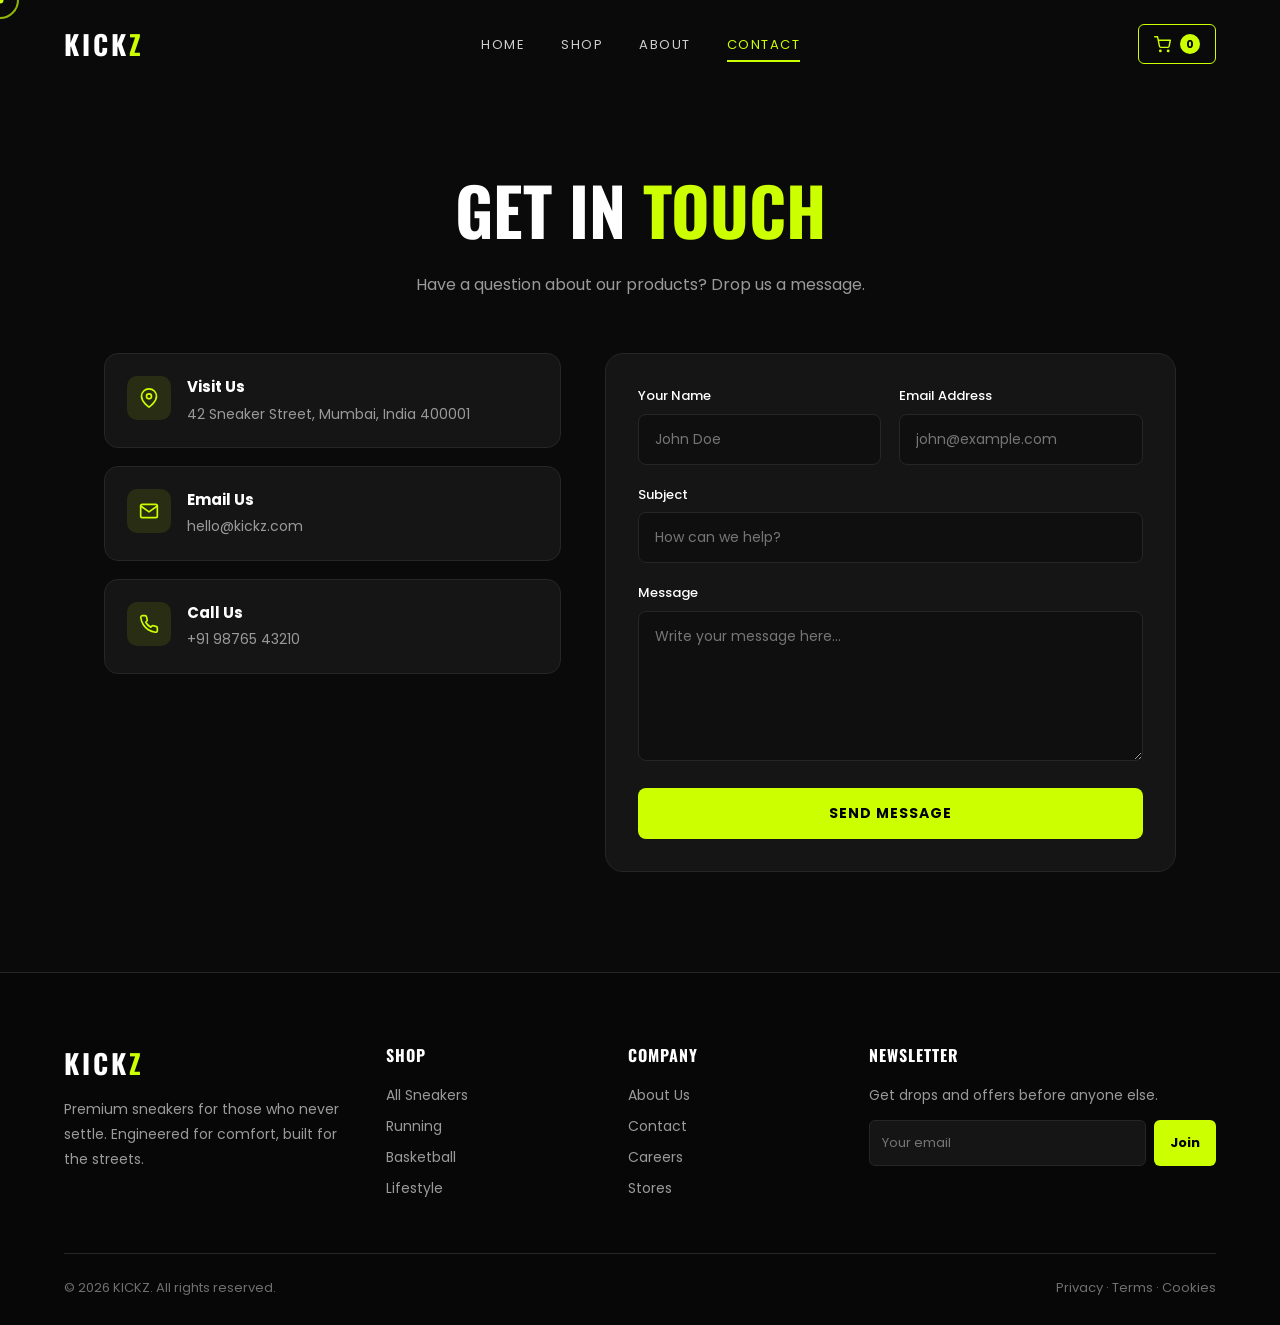
<file: contact.html>
<!DOCTYPE html>
<html lang="en">
<head>
  <meta charset="UTF-8">
  <meta name="viewport" content="width=device-width, initial-scale=1.0">
  <title>KICKZ | Contact Us</title>
  <link rel="preconnect" href="https://fonts.googleapis.com">
  <link rel="preconnect" href="https://fonts.gstatic.com" crossorigin>
  <link href="https://fonts.googleapis.com/css2?family=Oswald:wght@400;500;600;700&family=Poppins:wght@300;400;500;600;700&display=swap" rel="stylesheet">
  <link rel="stylesheet" href="style.css">
  <noscript><style>#preloader{display:none}.reveal{opacity:1;transform:none}</style></noscript>
  <script src="script.js" defer></script>
</head>
<body>

  <div class="cursor-dot"></div>
  <div class="cursor-outline"></div>

  <div id="preloader">
    <div class="loader-logo">KICK<span>Z</span></div>
    <div class="loader-bar"></div>
  </div>

  <div id="progress-bar"></div>

  <header class="navbar" id="navbar">
    <a href="index.html" class="logo">KICK<span>Z</span></a>
    <nav class="nav-links" id="navLinks">
      <a href="index.html">Home</a>
      <a href="shop.html">Shop</a>
      <a href="about.html">About</a>
      <a href="contact.html" class="active">Contact</a>
    </nav>
    <div class="nav-right">
      <button class="cart-btn" id="cartBtn" aria-label="Open cart">
        <svg viewBox="0 0 24 24" fill="none" stroke="currentColor" stroke-width="2" stroke-linecap="round" stroke-linejoin="round"><circle cx="9" cy="21" r="1"></circle><circle cx="20" cy="21" r="1"></circle><path d="M1 1h4l2.68 13.39a2 2 0 0 0 2 1.61h9.72a2 2 0 0 0 2-1.61L23 6H6"></path></svg>
        <span class="cart-count" id="cartCount">0</span>
      </button>
      <button class="hamburger" id="hamburger" aria-label="Toggle menu">
        <span></span>
        <span></span>
        <span></span>
      </button>
    </div>
  </header>
  <div class="nav-overlay" id="navOverlay"></div>

  <section class="contact">
    <div class="contact-head">
      <h1>Get in <span>Touch</span></h1>
      <p>Have a question about our products? Drop us a message.</p>
    </div>

    <div class="contact-grid">
      <div class="contact-info">
        <div class="info-card">
          <div class="info-icon">
            <svg viewBox="0 0 24 24" fill="none" stroke="currentColor" stroke-width="2" stroke-linecap="round" stroke-linejoin="round"><path d="M21 10c0 7-9 13-9 13s-9-6-9-13a9 9 0 0 1 18 0z"></path><circle cx="12" cy="10" r="3"></circle></svg>
          </div>
          <div>
            <h4>Visit Us</h4>
            <p>42 Sneaker Street, Mumbai, India 400001</p>
          </div>
        </div>

        <div class="info-card">
          <div class="info-icon">
            <svg viewBox="0 0 24 24" fill="none" stroke="currentColor" stroke-width="2" stroke-linecap="round" stroke-linejoin="round"><path d="M4 4h16c1.1 0 2 .9 2 2v12c0 1.1-.9 2-2 2H4c-1.1 0-2-.9-2-2V6c0-1.1.9-2 2-2z"></path><path d="m22 6-10 7L2 6"></path></svg>
          </div>
          <div>
            <h4>Email Us</h4>
            <p>hello@kickz.com</p>
          </div>
        </div>

        <div class="info-card">
          <div class="info-icon">
            <svg viewBox="0 0 24 24" fill="none" stroke="currentColor" stroke-width="2" stroke-linecap="round" stroke-linejoin="round"><path d="M22 16.92v3a2 2 0 0 1-2.18 2 19.79 19.79 0 0 1-8.63-3.07 19.5 19.5 0 0 1-6-6 19.79 19.79 0 0 1-3.07-8.67A2 2 0 0 1 4.11 2h3a2 2 0 0 1 2 1.72c.13.96.36 1.9.7 2.81a2 2 0 0 1-.45 2.11L8.09 9.91a16 16 0 0 0 6 6l1.27-1.27a2 2 0 0 1 2.11-.45c.91.34 1.85.57 2.81.7A2 2 0 0 1 22 16.92z"></path></svg>
          </div>
          <div>
            <h4>Call Us</h4>
            <p>+91 98765 43210</p>
          </div>
        </div>
      </div>

      <form class="contact-form" id="contactForm">
        <div class="form-row">
          <div class="form-group">
            <label for="name">Your Name</label>
            <input type="text" id="name" placeholder="John Doe" required>
          </div>
          <div class="form-group">
            <label for="email">Email Address</label>
            <input type="email" id="email" placeholder="john@example.com" required>
          </div>
        </div>
        <div class="form-group">
          <label for="subject">Subject</label>
          <input type="text" id="subject" placeholder="How can we help?" required>
        </div>
        <div class="form-group">
          <label for="message">Message</label>
          <textarea id="message" placeholder="Write your message here..." required></textarea>
        </div>
        <button type="submit" class="submit-btn">Send Message</button>
      </form>
    </div>
  </section>

  <footer>
    <div class="footer-grid">
      <div class="footer-brand">
        <a href="index.html" class="logo">KICK<span>Z</span></a>
        <p>Premium sneakers for those who never settle. Engineered for comfort, built for the streets.</p>
      </div>
      <div class="footer-col">
        <h4>Shop</h4>
        <a href="shop.html">All Sneakers</a>
        <a href="shop.html">Running</a>
        <a href="shop.html">Basketball</a>
        <a href="shop.html">Lifestyle</a>
      </div>
      <div class="footer-col">
        <h4>Company</h4>
        <a href="about.html">About Us</a>
        <a href="contact.html">Contact</a>
        <a href="#">Careers</a>
        <a href="#">Stores</a>
      </div>
      <div class="footer-col">
        <h4>Newsletter</h4>
        <p>Get drops and offers before anyone else.</p>
        <form class="newsletter" data-newsletter>
          <input type="email" placeholder="Your email" required>
          <button type="submit">Join</button>
        </form>
      </div>
    </div>
    <div class="footer-bottom">
      <span>&copy; 2026 KICKZ. All rights reserved.</span>
      <span>Privacy &middot; Terms &middot; Cookies</span>
    </div>
  </footer>

  <div class="cart-drawer" id="cartDrawer">
    <div class="cart-overlay" data-close-cart></div>
    <aside class="cart-panel">
      <div class="cart-head">
        <h3>Your Cart</h3>
        <button class="cart-close" data-close-cart aria-label="Close cart">&times;</button>
      </div>
      <div class="cart-items" id="cartItems"></div>
      <div class="cart-foot">
        <div class="cart-total">Total <span id="cartTotal">$0.00</span></div>
        <button class="btn-checkout" id="checkoutBtn">Checkout</button>
      </div>
    </aside>
  </div>

  <div id="toast"></div>

</body>
</html>
</file>
<file: style.css>
:root {
  --bg-dark: #0a0a0a;
  --bg-card: #151515;
  --bg-soft: #1b1b1b;
  --text-light: #ffffff;
  --text-gray: #9a9a9a;
  --neon: #ccff00;
  --border: #262626;
  --font-display: 'Oswald', sans-serif;
  --font-body: 'Poppins', sans-serif;
}

* {
  margin: 0;
  padding: 0;
  box-sizing: border-box;
}

html {
  scroll-behavior: smooth;
}

body {
  font-family: var(--font-body);
  background: var(--bg-dark);
  color: var(--text-light);
  line-height: 1.5;
  overflow-x: hidden;
}

a {
  text-decoration: none;
  color: inherit;
}

ul {
  list-style: none;
}

button,
input,
textarea {
  font-family: inherit;
}

img {
  display: block;
  max-width: 100%;
}

.cursor-dot,
.cursor-outline {
  position: fixed;
  top: 0;
  left: 0;
  border-radius: 50%;
  pointer-events: none;
  z-index: 9999;
  transform: translate(-50%, -50%);
  display: none;
}

.cursor-dot {
  width: 7px;
  height: 7px;
  background: var(--neon);
}

.cursor-outline {
  width: 38px;
  height: 38px;
  border: 2px solid rgba(204, 255, 0, 0.7);
  transition: width 0.25s, height 0.25s, background 0.25s, border-color 0.25s;
}

.cursor-outline.hovered {
  width: 60px;
  height: 60px;
  background: rgba(204, 255, 0, 0.08);
  border-color: var(--neon);
}

@media (pointer: fine) {
  body {
    cursor: none;
  }
  a,
  button,
  .product-card,
  .category-card {
    cursor: none;
  }
  input,
  textarea {
    cursor: text;
  }
  .cursor-dot,
  .cursor-outline {
    display: block;
  }
}

#preloader {
  position: fixed;
  inset: 0;
  background: var(--bg-dark);
  z-index: 10000;
  display: flex;
  flex-direction: column;
  gap: 18px;
  align-items: center;
  justify-content: center;
  transition: opacity 0.6s ease, visibility 0.6s;
}

#preloader.hidden {
  opacity: 0;
  visibility: hidden;
}

.loader-logo {
  font-family: var(--font-display);
  font-size: 44px;
  font-weight: 700;
  letter-spacing: 6px;
}

.loader-logo span {
  color: var(--neon);
}

.loader-bar {
  width: 120px;
  height: 3px;
  background: #222;
  overflow: hidden;
  border-radius: 999px;
}

.loader-bar::after {
  content: "";
  display: block;
  height: 100%;
  width: 50%;
  background: var(--neon);
  animation: loader 1s ease-in-out infinite;
}

@keyframes loader {
  0% {
    transform: translateX(-100%);
  }
  100% {
    transform: translateX(200%);
  }
}

#progress-bar {
  position: fixed;
  top: 0;
  left: 0;
  height: 3px;
  width: 0;
  background: var(--neon);
  z-index: 9998;
  box-shadow: 0 0 10px rgba(204, 255, 0, 0.6);
}

.navbar {
  position: fixed;
  top: 0;
  left: 0;
  width: 100%;
  z-index: 1000;
  display: flex;
  align-items: center;
  justify-content: space-between;
  padding: 24px 5%;
  border-bottom: 1px solid transparent;
  transition: padding 0.35s, background 0.35s, border-color 0.35s, backdrop-filter 0.35s;
}

.navbar.scrolled {
  padding: 14px 5%;
  background: rgba(10, 10, 10, 0.92);
  backdrop-filter: blur(14px);
  border-bottom: 1px solid var(--border);
}

.logo {
  font-family: var(--font-display);
  font-size: 27px;
  font-weight: 700;
  letter-spacing: 3px;
}

.logo span {
  color: var(--neon);
}

.nav-links {
  display: flex;
  align-items: center;
  gap: 36px;
}

.nav-links a {
  position: relative;
  padding: 4px 0;
  font-size: 13px;
  letter-spacing: 1.5px;
  text-transform: uppercase;
  color: #cfcfcf;
  transition: color 0.3s;
}

.nav-links a::after {
  content: "";
  position: absolute;
  left: 0;
  bottom: -4px;
  width: 0;
  height: 2px;
  background: var(--neon);
  transition: width 0.3s;
}

.nav-links a:hover,
.nav-links a.active {
  color: var(--neon);
}

.nav-links a:hover::after,
.nav-links a.active::after {
  width: 100%;
}

.nav-right {
  display: flex;
  align-items: center;
  gap: 16px;
}

.cart-btn {
  display: flex;
  align-items: center;
  gap: 9px;
  background: transparent;
  border: 1.5px solid var(--neon);
  color: var(--neon);
  padding: 9px 15px;
  border-radius: 6px;
  font-size: 13px;
  font-weight: 600;
  text-transform: uppercase;
  letter-spacing: 0.5px;
  transition: background 0.3s, color 0.3s, box-shadow 0.3s;
}

.cart-btn:hover {
  background: var(--neon);
  color: #000;
  box-shadow: 0 0 18px rgba(204, 255, 0, 0.4);
}

.cart-btn svg {
  width: 17px;
  height: 17px;
}

.cart-count {
  min-width: 20px;
  height: 20px;
  padding: 0 6px;
  border-radius: 999px;
  background: var(--neon);
  color: #000;
  font-size: 11px;
  font-weight: 700;
  display: flex;
  align-items: center;
  justify-content: center;
  transition: background 0.3s, color 0.3s;
}

.cart-btn:hover .cart-count {
  background: #000;
  color: var(--neon);
}

.hamburger {
  display: none;
  flex-direction: column;
  justify-content: center;
  align-items: center;
  gap: 5px;
  width: 42px;
  height: 42px;
  background: transparent;
  border: none;
  position: relative;
  z-index: 1002;
}

.hamburger span {
  display: block;
  width: 24px;
  height: 2px;
  border-radius: 2px;
  background: #fff;
  transition: transform 0.3s, opacity 0.3s;
}

.hamburger.active span:nth-child(1) {
  transform: translateY(7px) rotate(45deg);
}

.hamburger.active span:nth-child(2) {
  opacity: 0;
}

.hamburger.active span:nth-child(3) {
  transform: translateY(-7px) rotate(-45deg);
}

.nav-overlay {
  position: fixed;
  inset: 0;
  z-index: 999;
  background: rgba(0, 0, 0, 0.6);
  backdrop-filter: blur(2px);
  opacity: 0;
  visibility: hidden;
  transition: opacity 0.3s, visibility 0.3s;
}

.nav-overlay.show {
  opacity: 1;
  visibility: visible;
}

.hero {
  position: relative;
  display: flex;
  align-items: center;
  justify-content: space-between;
  gap: 40px;
  min-height: 100vh;
  padding: 150px 5% 90px;
}

.hero-text {
  position: relative;
  z-index: 2;
  flex: 1;
}

.hero-subtitle {
  margin-bottom: 16px;
  color: var(--neon);
  font-size: 13px;
  font-weight: 600;
  letter-spacing: 4px;
  text-transform: uppercase;
}

.hero-title {
  margin-bottom: 28px;
  font-family: var(--font-display);
  font-size: clamp(54px, 9vw, 128px);
  font-weight: 700;
  line-height: 0.86;
  letter-spacing: -1px;
  text-transform: uppercase;
}

.hero-title .outline {
  color: transparent;
  -webkit-text-stroke: 2px var(--text-light);
}

.hero-title .solid-green {
  color: var(--neon);
}

.hero-desc {
  max-width: 440px;
  margin-bottom: 36px;
  color: var(--text-gray);
  font-size: 15px;
  line-height: 1.8;
}

.btn-explore {
  display: inline-flex;
  align-items: center;
  gap: 12px;
  padding: 16px 34px;
  border-radius: 6px;
  background: var(--neon);
  color: #000;
  font-size: 14px;
  font-weight: 700;
  letter-spacing: 1px;
  text-transform: uppercase;
  transition: background 0.3s, transform 0.3s, box-shadow 0.3s;
}

.btn-explore:hover {
  background: #fff;
  transform: translateY(-3px);
  box-shadow: 0 0 28px rgba(204, 255, 0, 0.45);
}

.hero-image {
  position: relative;
  flex: 1;
  display: flex;
  align-items: center;
  justify-content: center;
  perspective: 1200px;
}

.hero-image::before {
  content: "";
  position: absolute;
  width: 70%;
  aspect-ratio: 1;
  background: radial-gradient(circle, rgba(204, 255, 0, 0.18), transparent 65%);
  filter: blur(10px);
  z-index: 0;
}

.hero-image img {
  position: relative;
  z-index: 1;
  width: 100%;
  max-width: 620px;
  border-radius: 24px;
  box-shadow: 0 30px 60px rgba(0, 0, 0, 0.6);
  transition: transform 0.15s ease-out;
  will-change: transform;
}

.marquee-wrap {
  overflow: hidden;
  padding: 26px 0;
  background: var(--bg-card);
  border-top: 1px solid var(--border);
  border-bottom: 1px solid var(--border);
}

.marquee {
  display: flex;
  width: max-content;
  animation: marquee 24s linear infinite;
}

.marquee span {
  margin: 0 46px;
  font-family: var(--font-display);
  font-size: 38px;
  font-weight: 700;
  text-transform: uppercase;
  white-space: nowrap;
  color: #2f2f2f;
  transition: color 0.3s;
}

.marquee span:hover {
  color: var(--neon);
}

.marquee-wrap:hover .marquee {
  animation-play-state: paused;
}

@keyframes marquee {
  from {
    transform: translateX(0);
  }
  to {
    transform: translateX(-50%);
  }
}

.section-head {
  padding: 100px 5% 50px;
  text-align: center;
}

.section-head h2 {
  font-family: var(--font-display);
  font-size: clamp(38px, 6vw, 62px);
  font-weight: 700;
  letter-spacing: -0.5px;
  text-transform: uppercase;
}

.section-head h2 span {
  color: var(--neon);
}

.section-head p {
  margin-top: 12px;
  color: var(--text-gray);
  font-size: 15px;
}

.product-grid {
  display: grid;
  grid-template-columns: repeat(auto-fit, minmax(290px, 1fr));
  gap: 32px;
  padding: 0 5% 100px;
}

.product-card {
  padding: 18px;
  background: var(--bg-card);
  border: 1px solid var(--border);
  border-radius: 20px;
  text-align: center;
  transition: transform 0.4s, box-shadow 0.4s, border-color 0.4s;
}

.product-card:hover {
  transform: translateY(-10px);
  border-color: rgba(204, 255, 0, 0.4);
  box-shadow: 0 24px 50px rgba(0, 0, 0, 0.55), 0 0 0 1px rgba(204, 255, 0, 0.15);
}

.product-img {
  margin-bottom: 20px;
  overflow: hidden;
  border-radius: 14px;
  background: var(--bg-soft);
}

.product-img img {
  width: 100%;
  height: 260px;
  object-fit: cover;
  transition: transform 0.6s ease;
}

.product-card:hover .product-img img {
  transform: scale(1.08);
}

.product-card h3 {
  margin-bottom: 6px;
  font-size: 19px;
  font-weight: 600;
}

.product-card .price {
  margin-bottom: 18px;
  color: var(--neon);
  font-size: 22px;
  font-weight: 700;
}

.add-btn {
  width: 100%;
  padding: 12px;
  background: transparent;
  border: 1.5px solid var(--neon);
  border-radius: 6px;
  color: var(--neon);
  font-size: 13px;
  font-weight: 700;
  letter-spacing: 1px;
  text-transform: uppercase;
  transition: background 0.3s, color 0.3s, box-shadow 0.3s;
}

.add-btn:hover {
  background: var(--neon);
  color: #000;
  box-shadow: 0 0 18px rgba(204, 255, 0, 0.35);
}

.categories {
  display: grid;
  grid-template-columns: repeat(auto-fit, minmax(260px, 1fr));
  gap: 24px;
  padding: 0 5% 100px;
}

.category-card {
  position: relative;
  height: 300px;
  overflow: hidden;
  border: 1px solid var(--border);
  border-radius: 18px;
}

.category-card img {
  width: 100%;
  height: 100%;
  object-fit: cover;
  transition: transform 0.6s ease;
}

.category-card:hover img {
  transform: scale(1.08);
}

.category-card::after {
  content: "";
  position: absolute;
  inset: 0;
  background: linear-gradient(to top, rgba(0, 0, 0, 0.85), transparent 60%);
}

.category-info {
  position: absolute;
  left: 22px;
  bottom: 22px;
  z-index: 2;
}

.category-info h4 {
  font-family: var(--font-display);
  font-size: 24px;
  text-transform: uppercase;
}

.category-info p {
  color: var(--neon);
  font-size: 13px;
  font-weight: 600;
}

.reveal {
  opacity: 0;
  transform: translateY(45px);
  transition: opacity 0.7s ease, transform 0.7s ease;
}

.reveal.visible {
  opacity: 1;
  transform: translateY(0);
}

.page-hero {
  padding: 160px 5% 40px;
  text-align: center;
}

.page-hero h1 {
  font-family: var(--font-display);
  font-size: clamp(44px, 7vw, 68px);
  line-height: 0.95;
  text-transform: uppercase;
}

.page-hero h1 span {
  color: var(--neon);
}

.page-hero p {
  margin-top: 16px;
  color: var(--text-gray);
  font-size: 15px;
}

.filters {
  display: flex;
  flex-wrap: wrap;
  justify-content: center;
  gap: 10px;
  padding: 30px 5% 10px;
}

.filter-btn {
  padding: 10px 22px;
  background: transparent;
  border: 1px solid var(--border);
  border-radius: 999px;
  color: var(--text-gray);
  font-size: 13px;
  letter-spacing: 1px;
  text-transform: uppercase;
  transition: border-color 0.3s, color 0.3s, background 0.3s;
}

.filter-btn:hover {
  border-color: var(--neon);
  color: var(--neon);
}

.filter-btn.active {
  background: var(--neon);
  border-color: var(--neon);
  color: #000;
  font-weight: 600;
}

.about {
  display: grid;
  grid-template-columns: 1.05fr 1fr;
  gap: 60px;
  align-items: center;
  max-width: 1400px;
  margin: 0 auto;
  padding: 160px 5% 60px;
}

.about-text h1 {
  margin-bottom: 24px;
  font-family: var(--font-display);
  font-size: clamp(44px, 7vw, 70px);
  line-height: 0.95;
  text-transform: uppercase;
}

.about-text h1 span {
  color: var(--neon);
}

.about-text p {
  margin-bottom: 18px;
  color: var(--text-gray);
  font-size: 15px;
  line-height: 1.9;
}

.about-image img {
  width: 100%;
  border: 1px solid var(--border);
  border-radius: 24px;
  box-shadow: 0 0 40px rgba(204, 255, 0, 0.08);
}

.stats {
  display: grid;
  grid-template-columns: repeat(3, 1fr);
  gap: 20px;
  max-width: 1400px;
  margin: 0 auto;
  padding: 20px 5% 100px;
}

.stat {
  padding: 34px 24px;
  background: var(--bg-card);
  border: 1px solid var(--border);
  border-radius: 16px;
  text-align: center;
  transition: border-color 0.35s, transform 0.35s;
}

.stat:hover {
  border-color: rgba(204, 255, 0, 0.4);
  transform: translateY(-6px);
}

.stat h3 {
  margin-bottom: 6px;
  font-family: var(--font-display);
  font-size: 44px;
  color: var(--neon);
}

.stat p {
  color: var(--text-gray);
  font-size: 13px;
  letter-spacing: 1.5px;
  text-transform: uppercase;
}

.contact {
  max-width: 1200px;
  margin: 0 auto;
  padding: 160px 5% 100px;
}

.contact-head {
  margin-bottom: 56px;
  text-align: center;
}

.contact-head h1 {
  font-family: var(--font-display);
  font-size: clamp(44px, 7vw, 66px);
  text-transform: uppercase;
}

.contact-head h1 span {
  color: var(--neon);
}

.contact-head p {
  margin-top: 14px;
  color: var(--text-gray);
}

.contact-grid {
  display: grid;
  grid-template-columns: 1fr 1.25fr;
  gap: 44px;
}

.contact-info {
  display: flex;
  flex-direction: column;
  gap: 18px;
}

.info-card {
  display: flex;
  gap: 16px;
  align-items: flex-start;
  padding: 22px;
  background: var(--bg-card);
  border: 1px solid var(--border);
  border-radius: 14px;
  transition: border-color 0.3s;
}

.info-card:hover {
  border-color: rgba(204, 255, 0, 0.35);
}

.info-icon {
  flex-shrink: 0;
  display: flex;
  align-items: center;
  justify-content: center;
  width: 44px;
  height: 44px;
  border-radius: 10px;
  background: rgba(204, 255, 0, 0.1);
  color: var(--neon);
}

.info-icon svg {
  width: 20px;
  height: 20px;
}

.info-card h4 {
  margin-bottom: 4px;
  font-size: 15px;
}

.info-card p {
  color: var(--text-gray);
  font-size: 14px;
  line-height: 1.6;
}

.contact-form {
  display: flex;
  flex-direction: column;
  gap: 20px;
  padding: 32px;
  background: var(--bg-card);
  border: 1px solid var(--border);
  border-radius: 18px;
}

.form-row {
  display: grid;
  grid-template-columns: 1fr 1fr;
  gap: 18px;
}

.form-group label {
  display: block;
  margin-bottom: 8px;
  font-size: 13px;
  font-weight: 500;
}

.form-group input,
.form-group textarea {
  width: 100%;
  padding: 14px 16px;
  background: #0f0f0f;
  border: 1px solid var(--border);
  border-radius: 8px;
  color: #fff;
  font-size: 14px;
  outline: none;
  transition: border-color 0.3s, box-shadow 0.3s;
}

.form-group input:focus,
.form-group textarea:focus {
  border-color: var(--neon);
  box-shadow: 0 0 0 3px rgba(204, 255, 0, 0.1);
}

.form-group textarea {
  min-height: 150px;
  resize: vertical;
}

.submit-btn {
  padding: 15px;
  background: var(--neon);
  border: none;
  border-radius: 8px;
  color: #000;
  font-size: 14px;
  font-weight: 700;
  letter-spacing: 1px;
  text-transform: uppercase;
  transition: background 0.3s, box-shadow 0.3s;
}

.submit-btn:hover {
  background: #fff;
  box-shadow: 0 0 22px rgba(204, 255, 0, 0.4);
}

.cart-overlay {
  position: fixed;
  inset: 0;
  z-index: 2000;
  background: rgba(0, 0, 0, 0.65);
  opacity: 0;
  visibility: hidden;
  transition: opacity 0.3s, visibility 0.3s;
}

.cart-drawer {
  position: fixed;
  inset: 0;
  z-index: 2001;
  pointer-events: none;
}

.cart-drawer.open .cart-overlay {
  opacity: 1;
  visibility: visible;
  pointer-events: auto;
}

.cart-panel {
  position: absolute;
  top: 0;
  right: -100%;
  display: flex;
  flex-direction: column;
  width: min(420px, 100%);
  height: 100vh;
  height: 100dvh;
  background: #0d0d0d;
  border-left: 1px solid var(--border);
  transition: right 0.4s ease;
  pointer-events: auto;
}

.cart-drawer.open .cart-panel {
  right: 0;
}

.cart-head {
  display: flex;
  align-items: center;
  justify-content: space-between;
  padding: 24px;
  border-bottom: 1px solid var(--border);
}

.cart-head h3 {
  font-family: var(--font-display);
  font-size: 22px;
  letter-spacing: 1px;
  text-transform: uppercase;
}

.cart-close {
  background: transparent;
  border: none;
  color: #fff;
  font-size: 26px;
  line-height: 1;
  transition: color 0.3s, transform 0.3s;
}

.cart-close:hover {
  color: var(--neon);
  transform: rotate(90deg);
}

.cart-items {
  flex: 1;
  display: flex;
  flex-direction: column;
  gap: 16px;
  padding: 20px 24px;
  overflow-y: auto;
}

.cart-empty {
  margin-top: 40px;
  color: var(--text-gray);
  font-size: 14px;
  text-align: center;
}

.cart-item {
  display: flex;
  gap: 14px;
  align-items: center;
  padding: 10px;
  background: var(--bg-card);
  border: 1px solid var(--border);
  border-radius: 12px;
}

.cart-item img {
  width: 64px;
  height: 64px;
  object-fit: cover;
  border-radius: 8px;
}

.cart-item-info {
  flex: 1;
}

.cart-item-info h4 {
  font-size: 14px;
  font-weight: 600;
}

.cart-item-info p {
  color: var(--neon);
  font-size: 14px;
  font-weight: 600;
}

.cart-item-remove {
  background: transparent;
  border: none;
  color: #777;
  font-size: 20px;
  transition: color 0.3s;
}

.cart-item-remove:hover {
  color: #ff4d4d;
}

.cart-foot {
  padding: 22px 24px;
  border-top: 1px solid var(--border);
}

.cart-total {
  display: flex;
  justify-content: space-between;
  margin-bottom: 16px;
  font-size: 16px;
  font-weight: 600;
}

.cart-total span {
  font-family: var(--font-display);
  font-size: 22px;
  color: var(--neon);
}

.btn-checkout {
  width: 100%;
  padding: 15px;
  background: var(--neon);
  border: none;
  border-radius: 6px;
  color: #000;
  font-size: 14px;
  font-weight: 700;
  letter-spacing: 1px;
  text-transform: uppercase;
  transition: background 0.3s, box-shadow 0.3s;
}

.btn-checkout:hover {
  background: #fff;
  box-shadow: 0 0 22px rgba(204, 255, 0, 0.4);
}

#toast {
  position: fixed;
  left: 50%;
  bottom: 28px;
  z-index: 3000;
  padding: 14px 26px;
  background: var(--neon);
  border-radius: 8px;
  color: #000;
  font-size: 14px;
  font-weight: 600;
  opacity: 0;
  transform: translate(-50%, 120px);
  box-shadow: 0 10px 30px rgba(0, 0, 0, 0.5);
  transition: transform 0.35s ease, opacity 0.35s ease;
}

#toast.show {
  opacity: 1;
  transform: translate(-50%, 0);
}

footer {
  padding: 70px 5% 28px;
  background: #070707;
  border-top: 1px solid var(--border);
}

.footer-grid {
  display: grid;
  grid-template-columns: 1.4fr 1fr 1fr 1.2fr;
  gap: 40px;
  max-width: 1400px;
  margin: 0 auto;
}

.footer-brand p {
  max-width: 300px;
  margin-top: 14px;
  color: var(--text-gray);
  font-size: 14px;
  line-height: 1.8;
}

.footer-col h4 {
  margin-bottom: 18px;
  font-family: var(--font-display);
  font-size: 16px;
  letter-spacing: 1px;
  text-transform: uppercase;
}

.footer-col a,
.footer-col p {
  display: block;
  margin-bottom: 10px;
  color: var(--text-gray);
  font-size: 14px;
  transition: color 0.3s, transform 0.3s;
}

.footer-col a:hover {
  color: var(--neon);
  transform: translateX(4px);
}

.newsletter {
  display: flex;
  gap: 8px;
  margin-top: 14px;
}

.newsletter input {
  flex: 1;
  min-width: 0;
  padding: 12px;
  background: var(--bg-card);
  border: 1px solid var(--border);
  border-radius: 6px;
  color: #fff;
  font-size: 13px;
  outline: none;
  transition: border-color 0.3s;
}

.newsletter input:focus {
  border-color: var(--neon);
}

.newsletter button {
  padding: 0 16px;
  background: var(--neon);
  border: none;
  border-radius: 6px;
  color: #000;
  font-size: 13px;
  font-weight: 700;
  transition: background 0.3s;
}

.newsletter button:hover {
  background: #fff;
}

.footer-bottom {
  display: flex;
  flex-wrap: wrap;
  justify-content: space-between;
  gap: 16px;
  max-width: 1400px;
  margin: 44px auto 0;
  padding-top: 24px;
  border-top: 1px solid var(--border);
  color: #6f6f6f;
  font-size: 13px;
}

@media (max-width: 1000px) {
  .about {
    grid-template-columns: 1fr;
    gap: 40px;
    padding-top: 140px;
  }
  .contact-grid {
    grid-template-columns: 1fr;
  }
  .footer-grid {
    grid-template-columns: 1fr 1fr;
    gap: 32px;
  }
}

@media (max-width: 900px) {
  .hamburger {
    display: flex;
  }
  .nav-links {
    position: fixed;
    top: 0;
    right: -100%;
    z-index: 1001;
    flex-direction: column;
    align-items: flex-start;
    justify-content: center;
    gap: 28px;
    width: min(320px, 82vw);
    height: 100vh;
    height: 100dvh;
    padding: 0 40px;
    background: #0c0c0c;
    border-left: 1px solid var(--border);
    transition: right 0.4s ease;
  }
  .nav-links.open {
    right: 0;
  }
  .nav-links a {
    font-size: 18px;
    letter-spacing: 2px;
  }
  .nav-links a::after {
    display: none;
  }
  .hero {
    flex-direction: column;
    min-height: auto;
    padding: 130px 5% 70px;
    text-align: center;
  }
  .hero-desc {
    margin-left: auto;
    margin-right: auto;
  }
  .hero-image {
    margin-top: 20px;
  }
  .hero-image img {
    max-width: 480px;
  }
  .about-text {
    text-align: center;
  }
  .form-row {
    grid-template-columns: 1fr;
  }
  .stats {
    grid-template-columns: 1fr;
  }
}

@media (max-width: 600px) {
  .footer-grid {
    grid-template-columns: 1fr;
  }
  .footer-bottom {
    flex-direction: column;
    text-align: center;
  }
  .hero-title {
    letter-spacing: -2px;
  }
  .product-grid {
    padding: 0 5% 70px;
  }
  .section-head {
    padding: 70px 5% 36px;
  }
  .marquee span {
    margin: 0 28px;
    font-size: 28px;
  }
  .contact-form {
    padding: 22px;
  }
}
</file>
